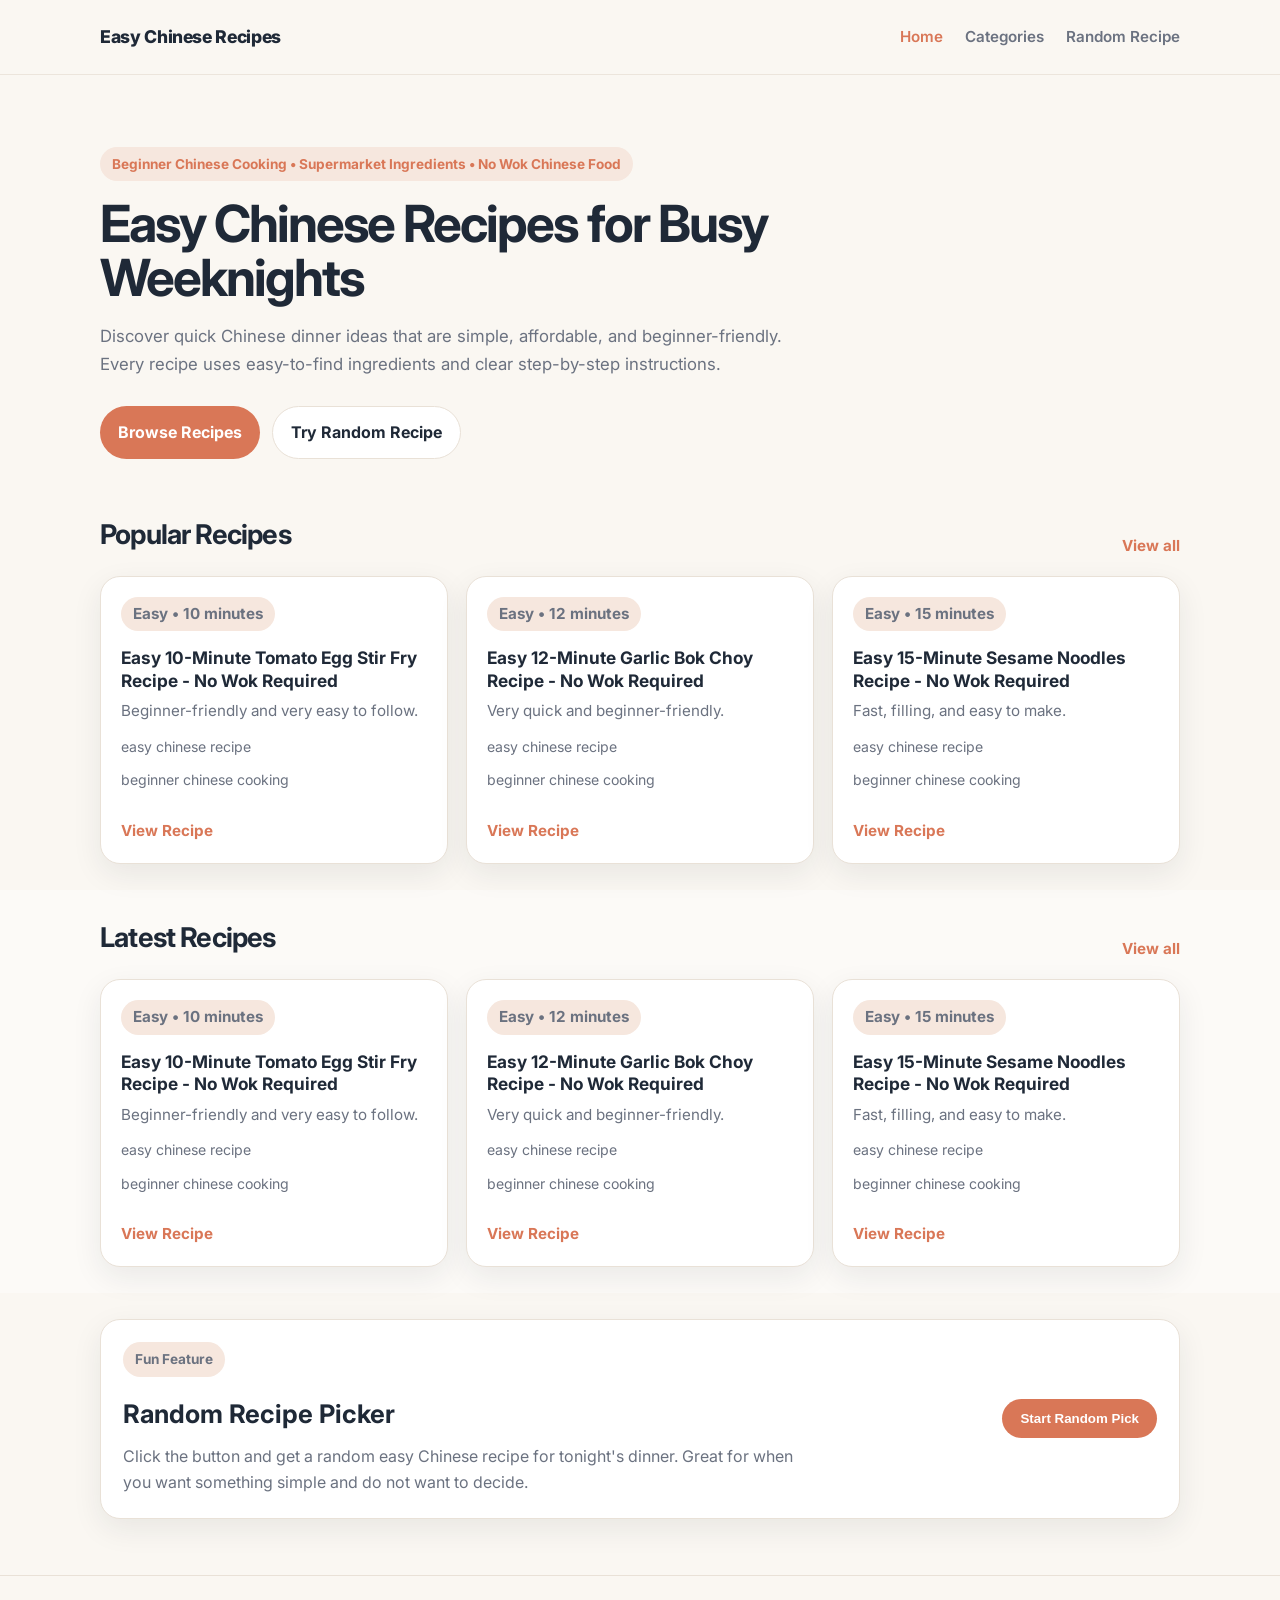
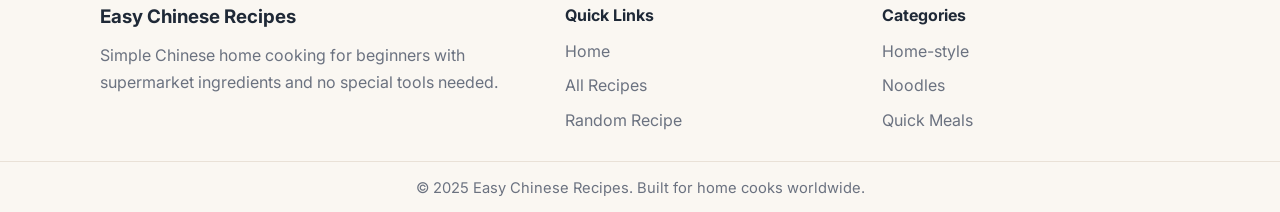
<file: index.html>
<!DOCTYPE html>
<html lang="en">
<head>
  <meta charset="UTF-8" />
  <meta name="viewport" content="width=device-width, initial-scale=1.0" />
  <title>Easy Chinese Recipes for Beginners | No Wok Needed</title>
  <meta name="description" content="Discover easy Chinese recipes for beginners with supermarket ingredients, no special tools, and step-by-step instructions for quick Chinese dinners." />
  <meta name="keywords" content="easy chinese recipe, beginner chinese cooking, quick chinese dinner, no wok chinese food, supermarket ingredients chinese recipe" />
  
  <!-- Open Graph -->
  <meta property="og:title" content="Easy Chinese Recipes for Beginners | No Wok Needed" />
  <meta property="og:description" content="Simple Chinese home cooking recipes with supermarket ingredients and no special tools needed." />
  <meta property="og:type" content="website" />
  <meta property="og:url" content="https://your-username.github.io/your-repo-name/" />
  <meta property="og:image" content="https://your-username.github.io/your-repo-name/og-image.jpg" />
  
  <!-- Twitter Card -->
  <meta name="twitter:card" content="summary_large_image" />
  <meta name="twitter:title" content="Easy Chinese Recipes for Beginners" />
  <meta name="twitter:description" content="Simple Chinese home cooking recipes with supermarket ingredients." />
  
  <link rel="canonical" href="https://your-username.github.io/your-repo-name/" />
 <link rel="stylesheet" href="./style.css" />
  <link rel="preconnect" href="https://fonts.googleapis.com">
  <link rel="preconnect" href="https://fonts.gstatic.com" crossorigin>
  <link href="https://fonts.googleapis.com/css2?family=Inter:wght@400;500;600;700;800&display=swap" rel="stylesheet">
</head>
<body>
  <header class="site-header">
    <div class="container nav-wrap">
      <a class="brand" href="index.html">Easy Chinese Recipes</a>
      <nav class="nav">
        <a href="index.html" class="active">Home</a>
        <a href="categories.html">Categories</a>
        <a href="#random" id="randomBtnTop">Random Recipe</a>
      </nav>
      <button class="menu-btn" id="menuBtn" aria-label="Open menu">☰</button>
    </div>
    <div class="mobile-nav" id="mobileNav">
      <a href="index.html" class="active">Home</a>
      <a href="categories.html">Categories</a>
      <a href="#random" id="randomBtnMobile">Random Recipe</a>
    </div>
  </header>

  <main>
    <section class="hero">
      <div class="container">
        <p class="eyebrow">Beginner Chinese Cooking • Supermarket Ingredients • No Wok Chinese Food</p>
        <h1>Easy Chinese Recipes for Busy Weeknights</h1>
        <p class="hero-text">
          Discover quick Chinese dinner ideas that are simple, affordable, and beginner-friendly.
          Every recipe uses easy-to-find ingredients and clear step-by-step instructions.
        </p>
        <div class="hero-actions">
          <a href="categories.html" class="btn">Browse Recipes</a>
          <a href="#random" class="btn btn-outline" id="randomBtnHero">Try Random Recipe</a>
        </div>
      </div>
    </section>

    <section class="section">
      <div class="container">
        <div class="section-head">
          <h2>Popular Recipes</h2>
          <a href="categories.html">View all</a>
        </div>
        <div class="grid" id="popularGrid"></div>
      </div>
    </section>

    <section class="section section-alt">
      <div class="container">
        <div class="section-head">
          <h2>Latest Recipes</h2>
          <a href="categories.html">View all</a>
        </div>
        <div class="grid" id="latestGrid"></div>
      </div>
    </section>

    <section class="section random-section" id="random">
      <div class="container">
        <div class="random-box">
          <div>
            <p class="eyebrow">Fun Feature</p>
            <h2>Random Recipe Picker</h2>
            <p>
              Click the button and get a random easy Chinese recipe for tonight's dinner.
              Great for when you want something simple and do not want to decide.
            </p>
          </div>
          <button class="btn" id="randomBtn">Start Random Pick</button>
        </div>
      </div>
    </section>
  </main>

  <footer class="site-footer">
    <div class="container footer-wrap">
      <div class="footer-col">
        <h3>Easy Chinese Recipes</h3>
        <p>Simple Chinese home cooking for beginners with supermarket ingredients and no special tools needed.</p>
      </div>
      <div class="footer-col">
        <h4>Quick Links</h4>
        <ul>
          <li><a href="index.html">Home</a></li>
          <li><a href="categories.html">All Recipes</a></li>
          <li><a href="#random">Random Recipe</a></li>
        </ul>
      </div>
      <div class="footer-col">
        <h4>Categories</h4>
        <ul>
          <li><a href="categories.html?cat=home-style">Home-style</a></li>
          <li><a href="categories.html?cat=noodles">Noodles</a></li>
          <li><a href="categories.html?cat=quick-meals">Quick Meals</a></li>
        </ul>
      </div>
    </div>
    <div class="footer-bottom">
      <p>© 2025 Easy Chinese Recipes. Built for home cooks worldwide.</p>
    </div>
  </footer>

  <div class="modal" id="randomModal" aria-hidden="true">
    <div class="modal-overlay" id="modalOverlay"></div>
    <div class="modal-card">
      <button class="modal-close" id="modalClose" aria-label="Close">×</button>
      <p class="eyebrow">Random Pick</p>
      <h3 id="modalTitle"></h3>
      <p id="modalDesc"></p>
      <div class="modal-meta" id="modalMeta"></div>
      <a id="modalLink" class="btn" href="#">Open Recipe</a>
    </div>
  </div>

  <script src="./data.js"></script>
  <script src="./main.js"></script>
</body>
</html>
</file>
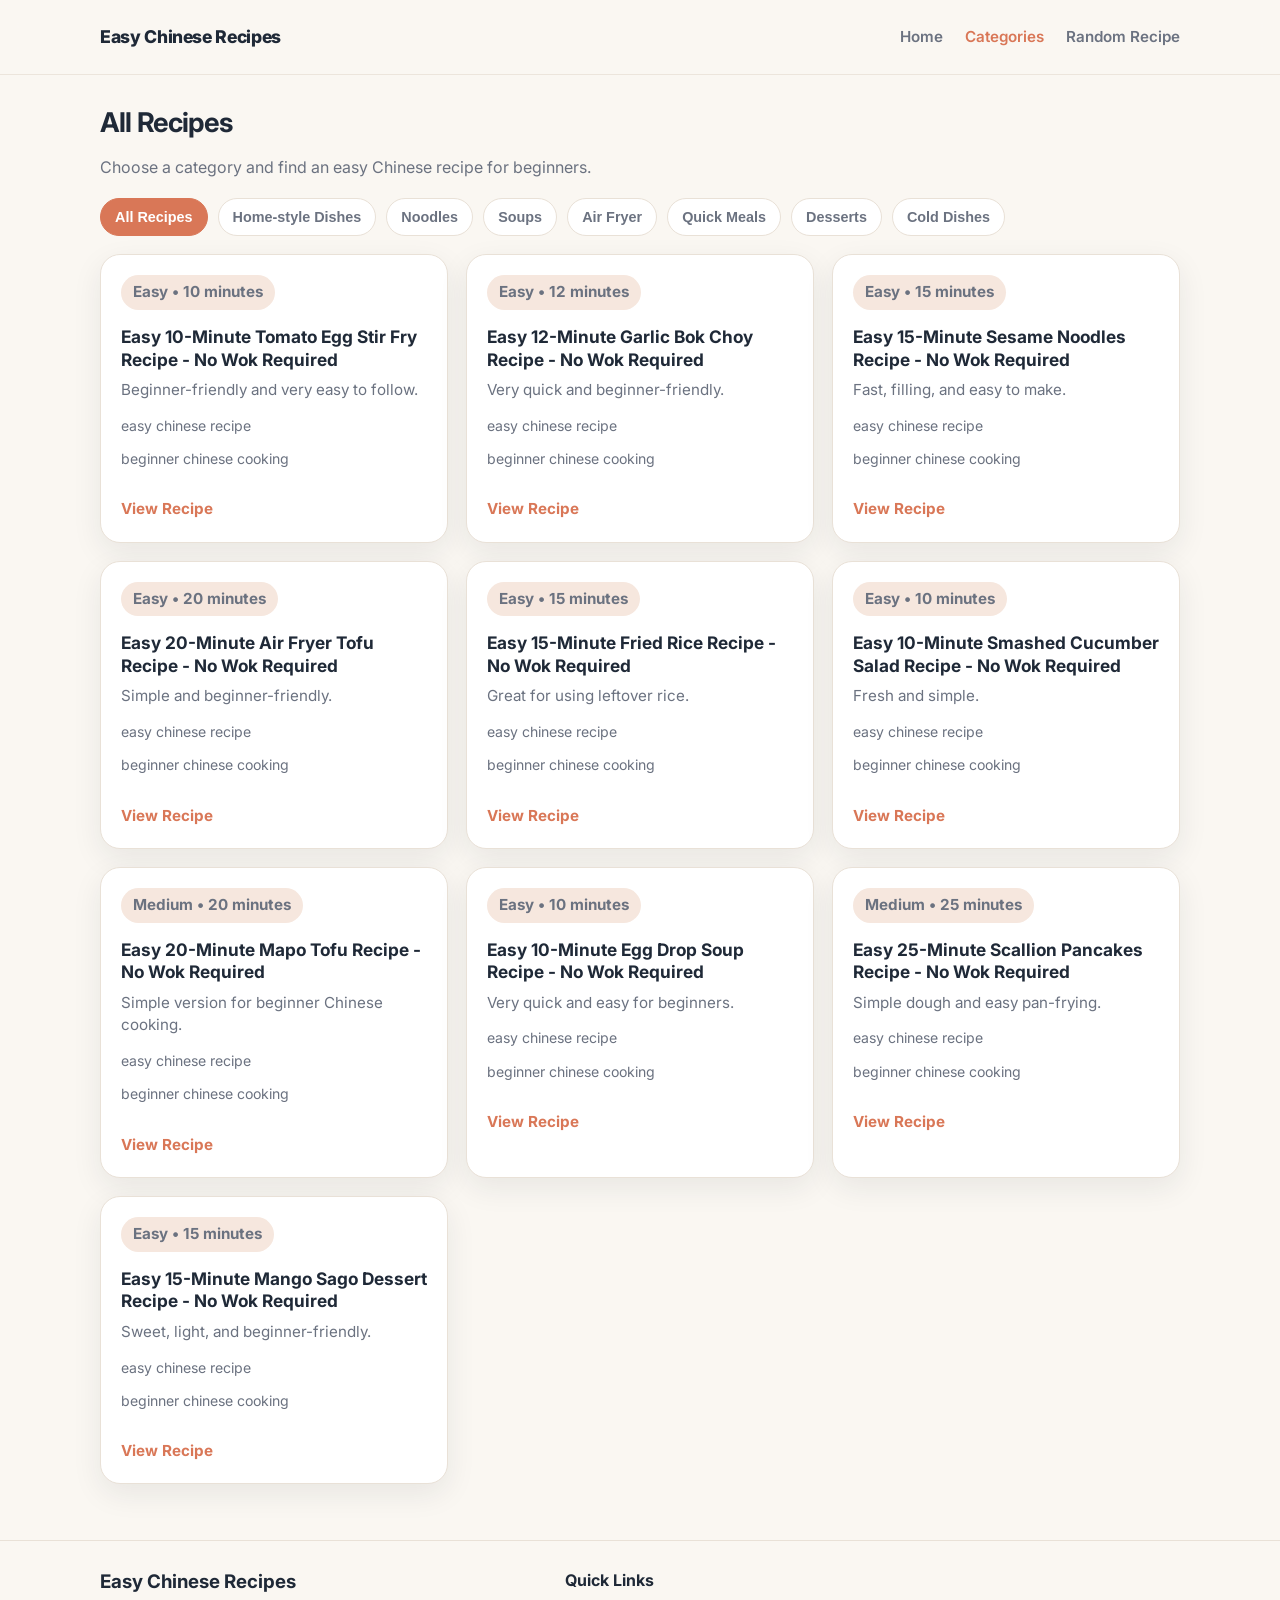
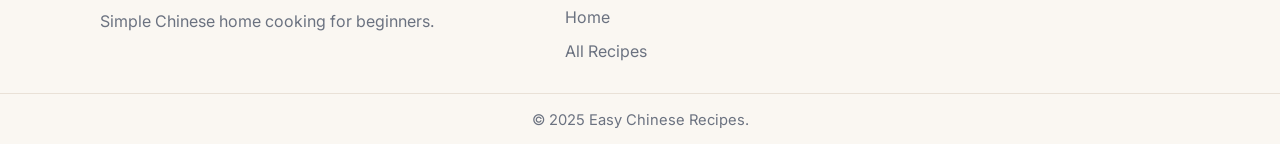
<file: categories.html>
<!DOCTYPE html>
<html lang="en">
<head>
  <meta charset="UTF-8" />
  <meta name="viewport" content="width=device-width, initial-scale=1.0" />
  <title>Chinese Recipe Categories | Easy Chinese Recipes</title>
  <meta name="description" content="Browse easy Chinese recipe categories including home-style dishes, noodles, soups, air fryer recipes, quick meals, desserts, and cold dishes." />
  <meta name="keywords" content="easy chinese recipe, beginner chinese cooking, quick chinese dinner, chinese recipe categories" />
  
  <!-- Open Graph -->
  <meta property="og:title" content="Chinese Recipe Categories | Easy Chinese Recipes" />
  <meta property="og:description" content="Browse easy Chinese recipe categories for beginners." />
  <meta property="og:type" content="website" />
  <meta property="og:url" content="https://your-username.github.io/your-repo-name/categories.html" />
  
  <link rel="canonical" href="https://your-username.github.io/your-repo-name/categories.html" />
  <link rel="stylesheet" href="./style.css" />
  <link rel="preconnect" href="https://fonts.googleapis.com">
  <link rel="preconnect" href="https://fonts.gstatic.com" crossorigin>
  <link href="https://fonts.googleapis.com/css2?family=Inter:wght@400;500;600;700;800&display=swap" rel="stylesheet">
</head>
<body>
  <header class="site-header">
    <div class="container nav-wrap">
      <a class="brand" href="index.html">Easy Chinese Recipes</a>
      <nav class="nav">
        <a href="index.html">Home</a>
        <a href="categories.html" class="active">Categories</a>
        <a href="#random" id="randomBtnTop">Random Recipe</a>
      </nav>
      <button class="menu-btn" id="menuBtn" aria-label="Open menu">☰</button>
    </div>
    <div class="mobile-nav" id="mobileNav">
      <a href="index.html">Home</a>
      <a href="categories.html" class="active">Categories</a>
      <a href="#random" id="randomBtnMobile">Random Recipe</a>
    </div>
  </header>

  <main class="page">
    <section class="section">
      <div class="container">
        <div class="page-head">
          <div>
            <h1 id="categoryTitle">All Recipes</h1>
            <p id="categoryDesc">Choose a category and find an easy Chinese recipe for beginners.</p>
          </div>
        </div>

        <div class="chips" id="categoryChips"></div>
        <div class="grid" id="categoryGrid"></div>
      </div>
    </section>
  </main>

  <footer class="site-footer">
    <div class="container footer-wrap">
      <div class="footer-col">
        <h3>Easy Chinese Recipes</h3>
        <p>Simple Chinese home cooking for beginners.</p>
      </div>
      <div class="footer-col">
        <h4>Quick Links</h4>
        <ul>
          <li><a href="index.html">Home</a></li>
          <li><a href="categories.html">All Recipes</a></li>
        </ul>
      </div>
    </div>
    <div class="footer-bottom">
      <p>© 2025 Easy Chinese Recipes.</p>
    </div>
  </footer>

  <div class="modal" id="randomModal" aria-hidden="true">
    <div class="modal-overlay" id="modalOverlay"></div>
    <div class="modal-card">
      <button class="modal-close" id="modalClose" aria-label="Close">×</button>
      <p class="eyebrow">Random Pick</p>
      <h3 id="modalTitle"></h3>
      <p id="modalDesc"></p>
      <div class="modal-meta" id="modalMeta"></div>
      <a id="modalLink" class="btn" href="#">Open Recipe</a>
    </div>
  </div>

  <script src="./data.js"></script>
  <script src="./main.js"></script>
</body>
</html>
</file>
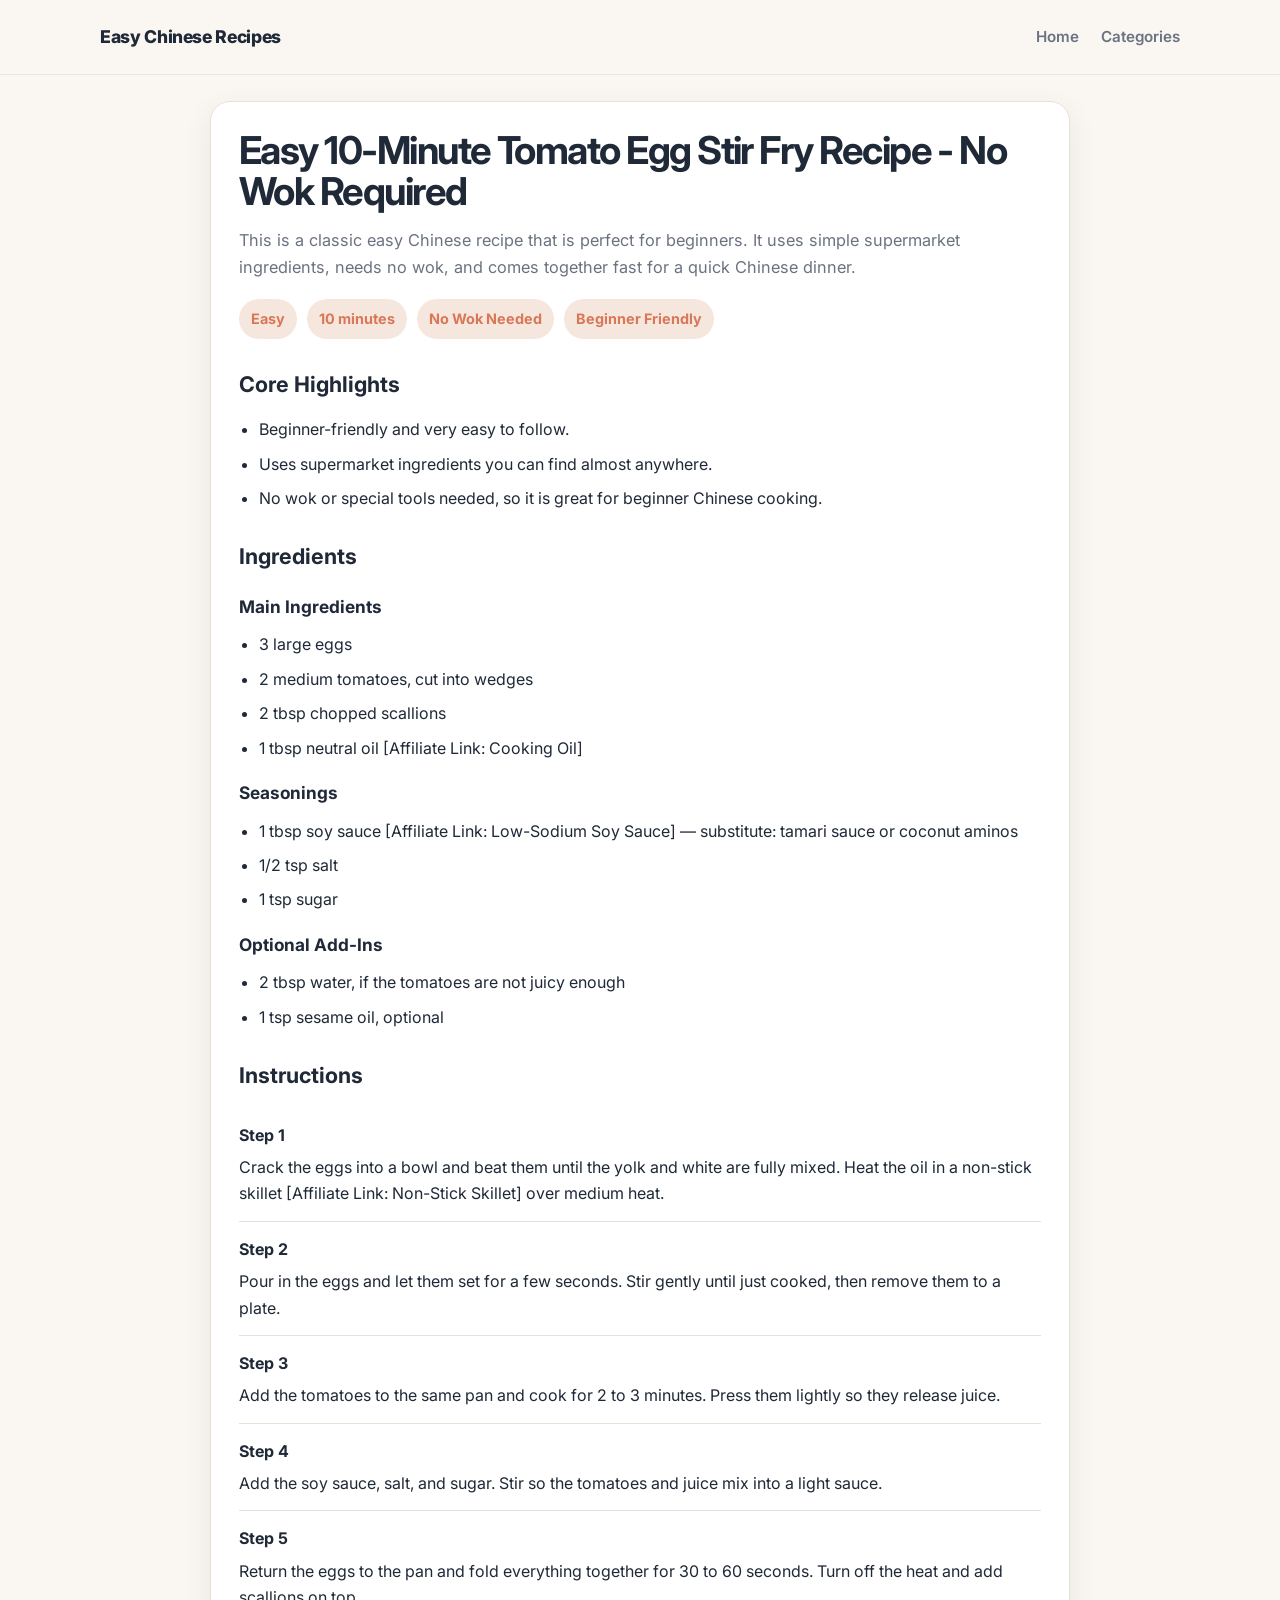
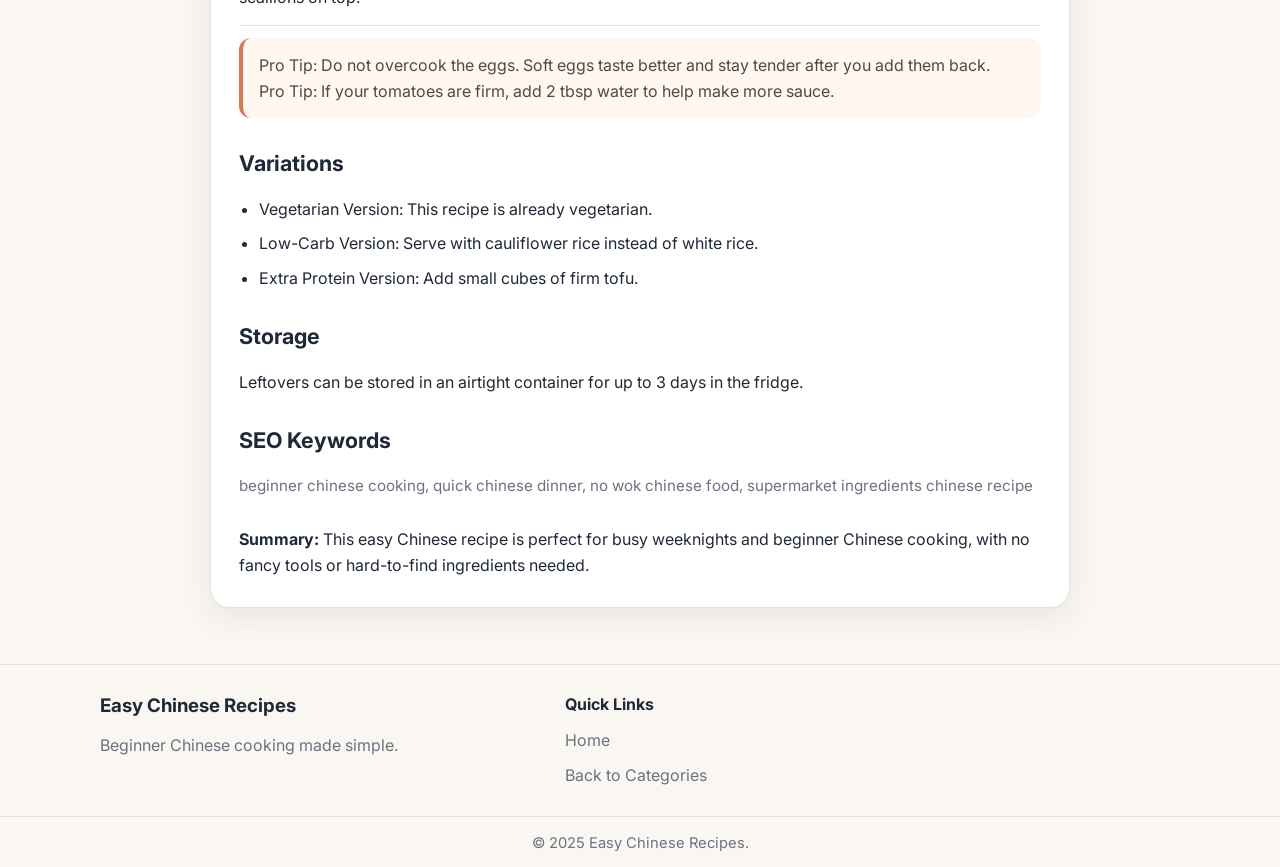
<file: recipe.html>
<!DOCTYPE html>
<html lang="en">
<head>
  <meta charset="UTF-8" />
  <meta name="viewport" content="width=device-width, initial-scale=1.0" />
  <title id="pageTitle">Easy Chinese Recipe | No Wok Needed</title>
  <meta name="description" id="pageDesc" content="A beginner-friendly Chinese recipe with step-by-step instructions, supermarket ingredients, substitutions, and storage tips." />
  <meta name="keywords" id="pageKeywords" content="easy chinese recipe, beginner chinese cooking, quick chinese dinner" />
  
  <!-- Open Graph (will be populated by JS) -->
  <meta property="og:title" id="ogTitle" content="Easy Chinese Recipe" />
  <meta property="og:description" id="ogDesc" content="A beginner-friendly Chinese recipe." />
  <meta property="og:type" content="article" />
  <meta property="og:url" id="ogUrl" content="" />
  
  <link rel="canonical" id="canonicalUrl" href="" />
  <link rel="stylesheet" href="./style.css" />
  <link rel="preconnect" href="https://fonts.googleapis.com">
  <link rel="preconnect" href="https://fonts.gstatic.com" crossorigin>
  <link href="https://fonts.googleapis.com/css2?family=Inter:wght@400;500;600;700;800&display=swap" rel="stylesheet">
</head>
<body>
  <header class="site-header">
    <div class="container nav-wrap">
      <a class="brand" href="index.html">Easy Chinese Recipes</a>
      <nav class="nav">
        <a href="index.html">Home</a>
        <a href="categories.html">Categories</a>
      </nav>
      <button class="menu-btn" id="menuBtn" aria-label="Open menu">☰</button>
    </div>
    <div class="mobile-nav" id="mobileNav">
      <a href="index.html">Home</a>
      <a href="categories.html">Categories</a>
    </div>
  </header>

  <main class="page">
    <section class="section">
      <div class="container recipe-container">
        <article class="recipe-article" id="recipeContent"></article>
      </div>
    </section>
  </main>

  <footer class="site-footer">
    <div class="container footer-wrap">
      <div class="footer-col">
        <h3>Easy Chinese Recipes</h3>
        <p>Beginner Chinese cooking made simple.</p>
      </div>
      <div class="footer-col">
        <h4>Quick Links</h4>
        <ul>
          <li><a href="index.html">Home</a></li>
          <li><a href="categories.html">Back to Categories</a></li>
        </ul>
      </div>
    </div>
    <div class="footer-bottom">
      <p>© 2025 Easy Chinese Recipes.</p>
    </div>
  </footer>

  <script src="./data.js"></script>
  <script src="./main.js"></script>
</body>
</html>
</file>
<file: style.css>
/* =========================================================
   Easy Chinese Recipes
   Clean, minimal, SEO-friendly styling
   ========================================================= */

:root {
  --bg: #faf7f2;
  --card: #ffffff;
  --text: #1f2937;
  --muted: #6b7280;
  --line: #e9e1d7;
  --brand: #d97757;
  --brand-dark: #c86444;
  --soft: #f6e7de;
  --shadow: 0 10px 30px rgba(31, 41, 55, 0.08);
  --radius: 20px;
  --container: 1120px;
}

* {
  box-sizing: border-box;
  margin: 0;
  padding: 0;
}

html {
  scroll-behavior: smooth;
}

body {
  font-family: "Inter", system-ui, -apple-system, BlinkMacSystemFont, "Segoe UI", sans-serif;
  color: var(--text);
  background: var(--bg);
  line-height: 1.65;
}

a {
  text-decoration: none;
  color: inherit;
  transition: color 0.2s ease;
}

img {
  max-width: 100%;
  display: block;
}

.container {
  max-width: var(--container);
  margin: 0 auto;
  padding: 0 20px;
}

/* ===== Header ===== */
.site-header {
  position: sticky;
  top: 0;
  z-index: 1000;
  background: rgba(250, 247, 242, 0.92);
  backdrop-filter: blur(14px);
  border-bottom: 1px solid rgba(233, 225, 215, 0.8);
}

.nav-wrap {
  height: 74px;
  display: flex;
  align-items: center;
  justify-content: space-between;
  gap: 16px;
}

.brand {
  font-weight: 800;
  font-size: 1.1rem;
  letter-spacing: -0.02em;
  color: var(--text);
  white-space: nowrap;
}

.nav {
  display: flex;
  gap: 22px;
  align-items: center;
}

.nav a {
  color: var(--muted);
  font-weight: 600;
  font-size: 0.95rem;
}

.nav a.active,
.nav a:hover {
  color: var(--brand);
}

.menu-btn {
  display: none;
  border: 1px solid var(--line);
  background: #fff;
  border-radius: 12px;
  width: 42px;
  height: 42px;
  cursor: pointer;
  font-size: 20px;
  color: var(--text);
}

.mobile-nav {
  display: none;
  flex-direction: column;
  gap: 12px;
  padding: 14px 20px 20px;
  border-top: 1px solid var(--line);
  background: rgba(250, 247, 242, 0.98);
}

.mobile-nav a {
  color: var(--muted);
  font-weight: 600;
}

.mobile-nav a.active,
.mobile-nav a:hover {
  color: var(--brand);
}

/* ===== Hero ===== */
.hero {
  padding: 72px 0 28px;
}

.eyebrow {
  display: inline-block;
  color: var(--brand);
  background: var(--soft);
  padding: 6px 12px;
  border-radius: 999px;
  font-size: 0.85rem;
  font-weight: 700;
  margin-bottom: 16px;
}

.hero h1 {
  font-size: clamp(2.2rem, 4vw, 4rem);
  line-height: 1.05;
  letter-spacing: -0.04em;
  max-width: 820px;
}

.hero-text {
  max-width: 720px;
  margin-top: 18px;
  color: var(--muted);
  font-size: 1.05rem;
}

.hero-actions {
  display: flex;
  gap: 12px;
  flex-wrap: wrap;
  margin-top: 28px;
}

/* ===== Buttons ===== */
.btn {
  display: inline-flex;
  align-items: center;
  justify-content: center;
  border: none;
  border-radius: 999px;
  background: var(--brand);
  color: #fff;
  padding: 12px 18px;
  font-weight: 700;
  cursor: pointer;
  transition: all 0.2s ease;
}

.btn:hover {
  background: var(--brand-dark);
  transform: translateY(-1px);
}

.btn-outline {
  background: #fff;
  color: var(--text);
  border: 1px solid var(--line);
}

.btn-outline:hover {
  border-color: var(--brand);
  color: var(--brand);
  background: var(--soft);
}

/* ===== Sections ===== */
.section {
  padding: 26px 0;
}

.section-alt {
  background: rgba(255, 255, 255, 0.35);
}

.section-head,
.page-head {
  display: flex;
  align-items: end;
  justify-content: space-between;
  gap: 14px;
  margin-bottom: 18px;
}

.section-head h2,
.page-head h1 {
  font-size: 1.7rem;
  letter-spacing: -0.03em;
}

.section-head a {
  color: var(--brand);
  font-weight: 700;
  font-size: 0.95rem;
}

.section-head a:hover {
  color: var(--brand-dark);
}

.page-head p {
  color: var(--muted);
  margin-top: 8px;
}

/* ===== Grid ===== */
.grid {
  display: grid;
  grid-template-columns: repeat(3, minmax(0, 1fr));
  gap: 18px;
}

.card {
  background: var(--card);
  border: 1px solid var(--line);
  border-radius: var(--radius);
  box-shadow: var(--shadow);
  padding: 20px;
  transition: transform 0.2s ease, box-shadow 0.2s ease;
}

.card:hover {
  transform: translateY(-2px);
  box-shadow: 0 12px 36px rgba(31, 41, 55, 0.12);
}

.recipe-card h3 {
  font-size: 1.08rem;
  margin-bottom: 8px;
  line-height: 1.3;
}

.meta {
  display: flex;
  gap: 10px;
  flex-wrap: wrap;
  margin: 12px 0;
  color: var(--muted);
  font-size: 0.88rem;
}

.card p {
  color: var(--muted);
  font-size: 0.95rem;
  line-height: 1.5;
}

.card .link {
  display: inline-block;
  margin-top: 14px;
  color: var(--brand);
  font-weight: 700;
  font-size: 0.95rem;
}

.card .link:hover {
  color: var(--brand-dark);
}

/* ===== Chips ===== */
.chips {
  display: flex;
  flex-wrap: wrap;
  gap: 10px;
  margin-bottom: 18px;
}

.chip {
  border: 1px solid var(--line);
  background: #fff;
  border-radius: 999px;
  padding: 10px 14px;
  font-weight: 700;
  cursor: pointer;
  color: var(--muted);
  font-size: 0.9rem;
  transition: all 0.2s ease;
}

.chip.active,
.chip:hover {
  background: var(--brand);
  color: #fff;
  border-color: var(--brand);
}

/* ===== Random Section ===== */
.random-box {
  display: flex;
  justify-content: space-between;
  align-items: center;
  gap: 18px;
  background: #fff;
  border: 1px solid var(--line);
  border-radius: var(--radius);
  padding: 22px;
  box-shadow: var(--shadow);
}

.random-box h2 {
  font-size: 1.6rem;
  margin-bottom: 8px;
}

.random-box p {
  color: var(--muted);
  max-width: 700px;
}

/* ===== Recipe Article ===== */
.recipe-container {
  max-width: 900px;
}

.recipe-article {
  background: #fff;
  border: 1px solid var(--line);
  border-radius: var(--radius);
  box-shadow: var(--shadow);
  padding: 28px;
}

.recipe-article h1 {
  font-size: clamp(2rem, 3vw, 3rem);
  line-height: 1.08;
  letter-spacing: -0.04em;
}

.recipe-lead {
  color: var(--muted);
  margin: 14px 0 18px;
  font-size: 1.02rem;
}

.badges {
  display: flex;
  flex-wrap: wrap;
  gap: 10px;
  margin: 18px 0 24px;
}

.badge {
  background: var(--soft);
  color: var(--brand);
  padding: 8px 12px;
  border-radius: 999px;
  font-weight: 700;
  font-size: 0.9rem;
}

.section-block {
  margin-top: 28px;
}

.section-block h2 {
  font-size: 1.35rem;
  margin-bottom: 14px;
}

.section-block h3 {
  font-size: 1.08rem;
  margin: 18px 0 10px;
}

ul,
ol {
  padding-left: 20px;
}

li {
  margin-bottom: 8px;
}

.note {
  margin-top: 12px;
  padding: 14px 16px;
  border-left: 4px solid var(--brand);
  background: #fff7f2;
  border-radius: 12px;
  color: #5b463a;
}

.step {
  padding: 14px 0;
  border-bottom: 1px solid var(--line);
}

.step:last-child {
  border-bottom: none;
}

.step strong {
  display: block;
  margin-bottom: 6px;
}

.small-muted {
  color: var(--muted);
  font-size: 0.95rem;
}

/* ===== Footer ===== */
.site-footer {
  margin-top: 30px;
  border-top: 1px solid var(--line);
  padding: 26px 0 12px;
  color: var(--muted);
}

.footer-wrap {
  display: grid;
  grid-template-columns: 1.5fr 1fr 1fr;
  gap: 18px;
  align-items: start;
}

.footer-col h3,
.footer-col h4 {
  color: var(--text);
  margin-bottom: 10px;
}

.footer-col p,
.footer-col li {
  color: var(--muted);
  margin-bottom: 8px;
}

.footer-col ul {
  list-style: none;
  padding-left: 0;
}

.footer-col a:hover {
  color: var(--brand);
}

.footer-bottom {
  margin-top: 20px;
  padding-top: 14px;
  border-top: 1px solid var(--line);
  text-align: center;
  font-size: 0.92rem;
}

/* ===== Modal ===== */
.modal {
  display: none;
  position: fixed;
  inset: 0;
  z-index: 3000;
  align-items: center;
  justify-content: center;
  padding: 20px;
}

.modal-overlay {
  position: absolute;
  inset: 0;
  background: rgba(17, 24, 39, 0.55);
}

.modal-card {
  position: relative;
  z-index: 1;
  width: min(480px, 100%);
  background: #fff;
  border-radius: 24px;
  padding: 24px;
  box-shadow: var(--shadow);
}

.modal-close {
  position: absolute;
  top: 12px;
  right: 14px;
  border: none;
  background: none;
  font-size: 28px;
  line-height: 1;
  cursor: pointer;
  color: var(--muted);
}

.modal-card h3 {
  margin-bottom: 10px;
  font-size: 1.4rem;
}

.modal-card p {
  color: var(--muted);
  margin-bottom: 14px;
}

.modal-meta {
  margin-bottom: 14px;
  color: var(--muted);
  font-size: 0.92rem;
}

/* ===== Responsive ===== */
@media (max-width: 900px) {
  .grid {
    grid-template-columns: repeat(2, minmax(0, 1fr));
  }

  .random-box {
    flex-direction: column;
    align-items: flex-start;
  }

  .footer-wrap {
    grid-template-columns: 1fr;
  }
}

@media (max-width: 720px) {
  .nav {
    display: none;
  }

  .menu-btn {
    display: inline-flex;
    align-items: center;
    justify-content: center;
  }

  .mobile-nav.show {
    display: flex;
  }

  .grid {
    grid-template-columns: 1fr;
  }

  .section-head,
  .page-head {
    align-items: start;
    flex-direction: column;
  }

  .recipe-article {
    padding: 20px;
  }

  .hero {
    padding-top: 56px;
  }

  .hero-actions {
    flex-direction: column;
    align-items: stretch;
  }

  .btn,
  .btn-outline {
    width: 100%;
  }
}
</file>
